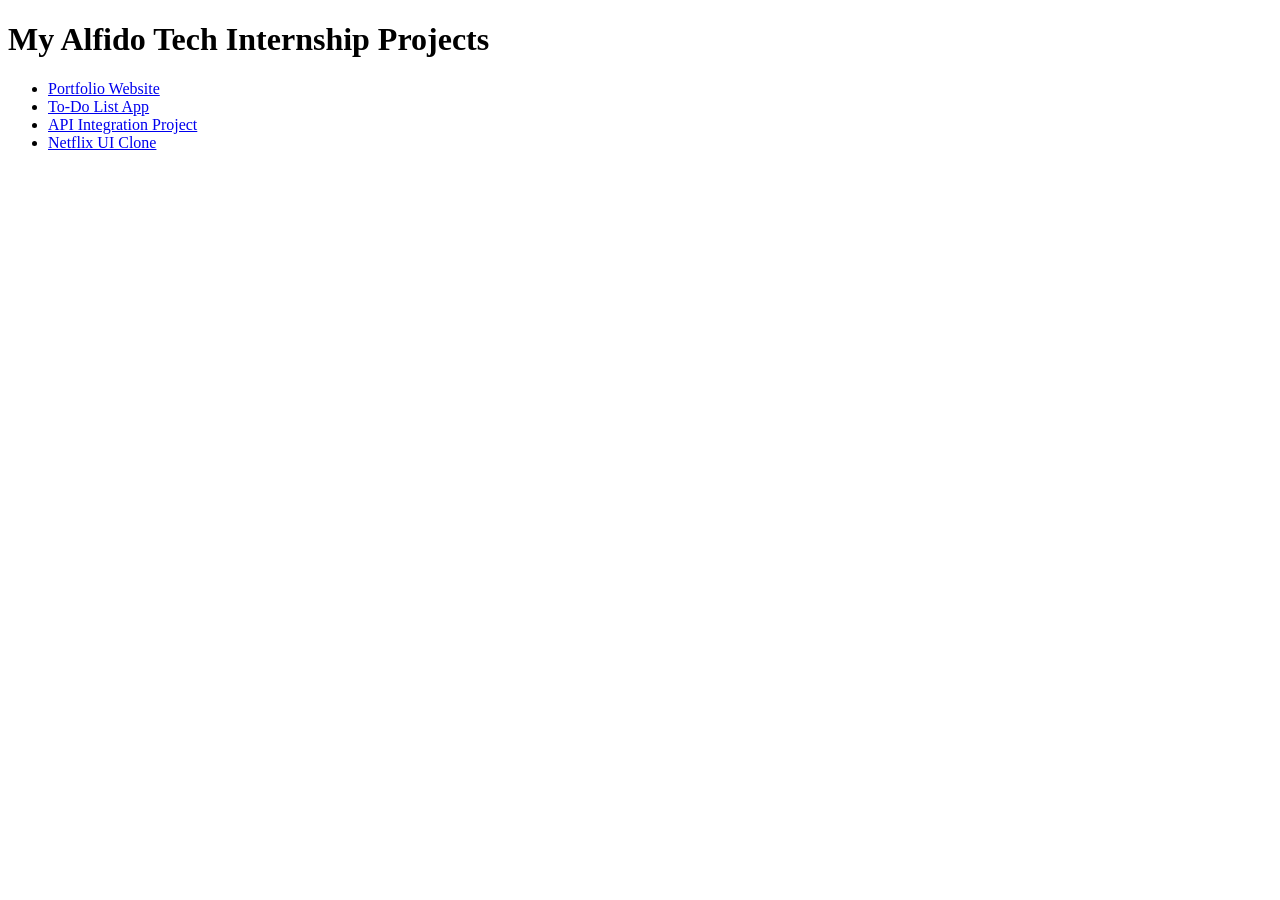
<file: index.html>
<!DOCTYPE html>
<html>
<head>
    <title>Alfido Tech Internship</title>
</head>
<body>
    <h1>My Alfido Tech Internship Projects</h1>

    <ul>
        <li><a href="./Portfolio/">Portfolio Website</a></li>
        <li><a href="./todo-list/">To-Do List App</a></li>
        <li><a href="./api/">API Integration Project</a></li>
        <li><a href="./netflix/">Netflix UI Clone</a></li>
    </ul>
</body>
</html>
</file>
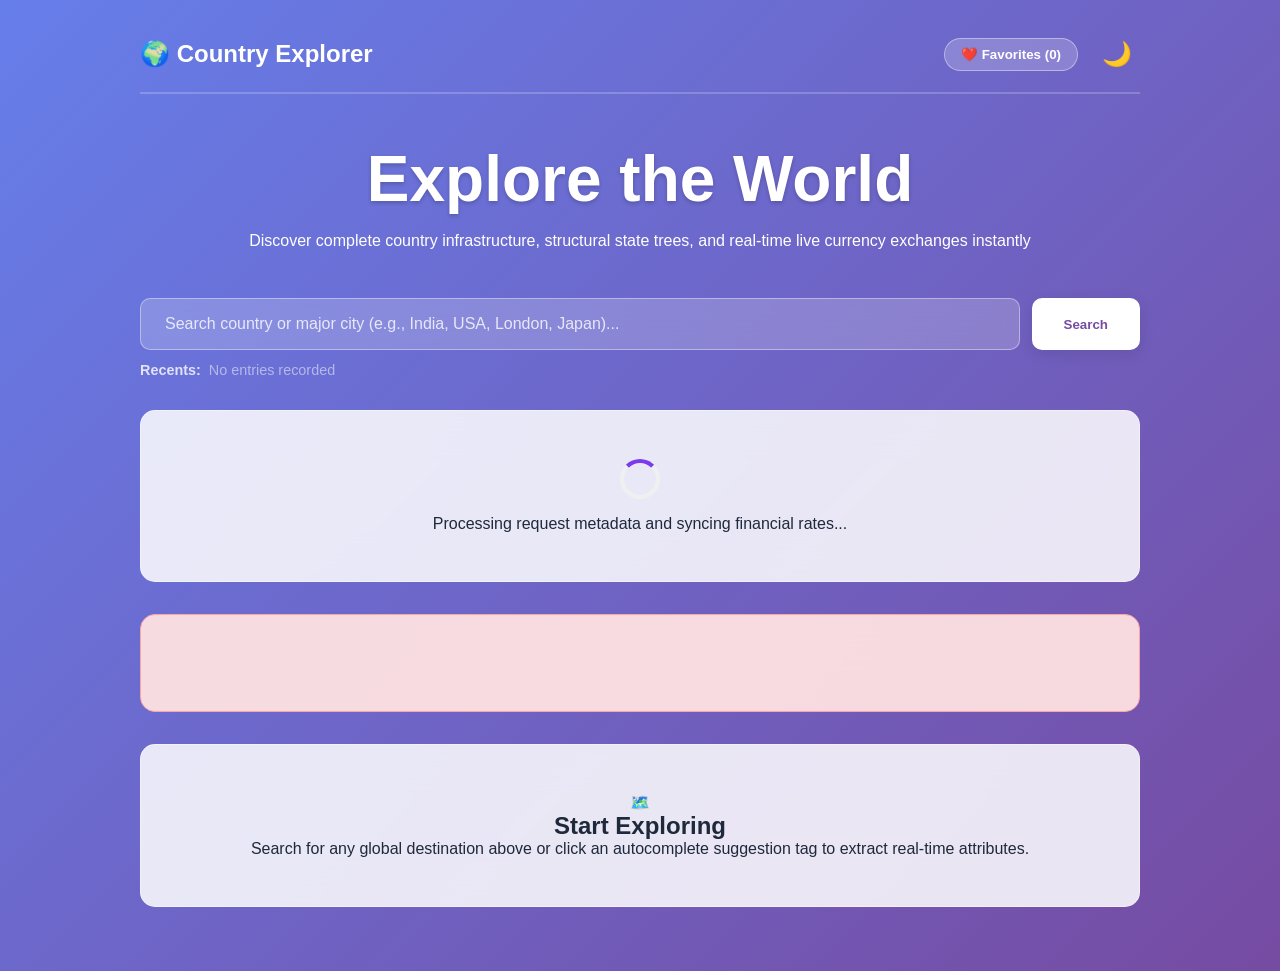
<file: api/index.html>
<!DOCTYPE html>
<html lang="en">
<head>
    <meta charset="UTF-8">
    <meta name="viewport" content="width=device-width, initial-scale=1.0">
    <title>Country Explorer – Advanced Information Portal</title>
    <link rel="stylesheet" href="style.css">
</head>
<body>
    <div class="container">
        <div class="header">
            <div class="logo">🌍 Country Explorer</div>
            <div class="nav-actions">
                <button class="btn-fav-toggle" id="viewFavsBtn">❤️ Favorites (<span id="favCount">0</span>)</button>
                <button class="dark-toggle" id="darkToggle">🌙</button>
            </div>
        </div>

        <div class="hero">
            <h1>Explore the World</h1>
            <p>Discover complete country infrastructure, structural state trees, and real-time live currency exchanges instantly</p>
        </div>

        <div class="search-container">
            <div class="search-wrapper">
                <div class="input-autocomplete-box">
                    <input 
                        type="text" 
                        id="searchInput" 
                        class="search-box" 
                        placeholder="Search country or major city (e.g., India, USA, London, Japan)..."
                        autocomplete="off"
                    >
                    <div class="suggestions-dropdown" id="suggestionsBox"></div>
                </div>
                <button class="search-btn" id="searchBtn">Search</button>
            </div>
            
            <div class="history-container">
                <span class="history-label">Recents:</span>
                <div class="history-chips" id="historyChips"></div>
            </div>
        </div>

        <div class="loading" id="loading">
            <div class="spinner"></div>
            <p>Processing request metadata and syncing financial rates...</p>
        </div>

        <div class="error" id="error"></div>

        <div id="results"></div>

        <div class="empty" id="empty">
            <div class="empty-icon">🗺️</div>
            <h2>Start Exploring</h2>
            <p>Search for any global destination above or click an autocomplete suggestion tag to extract real-time attributes.</p>
        </div>
    </div>

    <script src="script.js"></script>
</body>
</html>
</file>
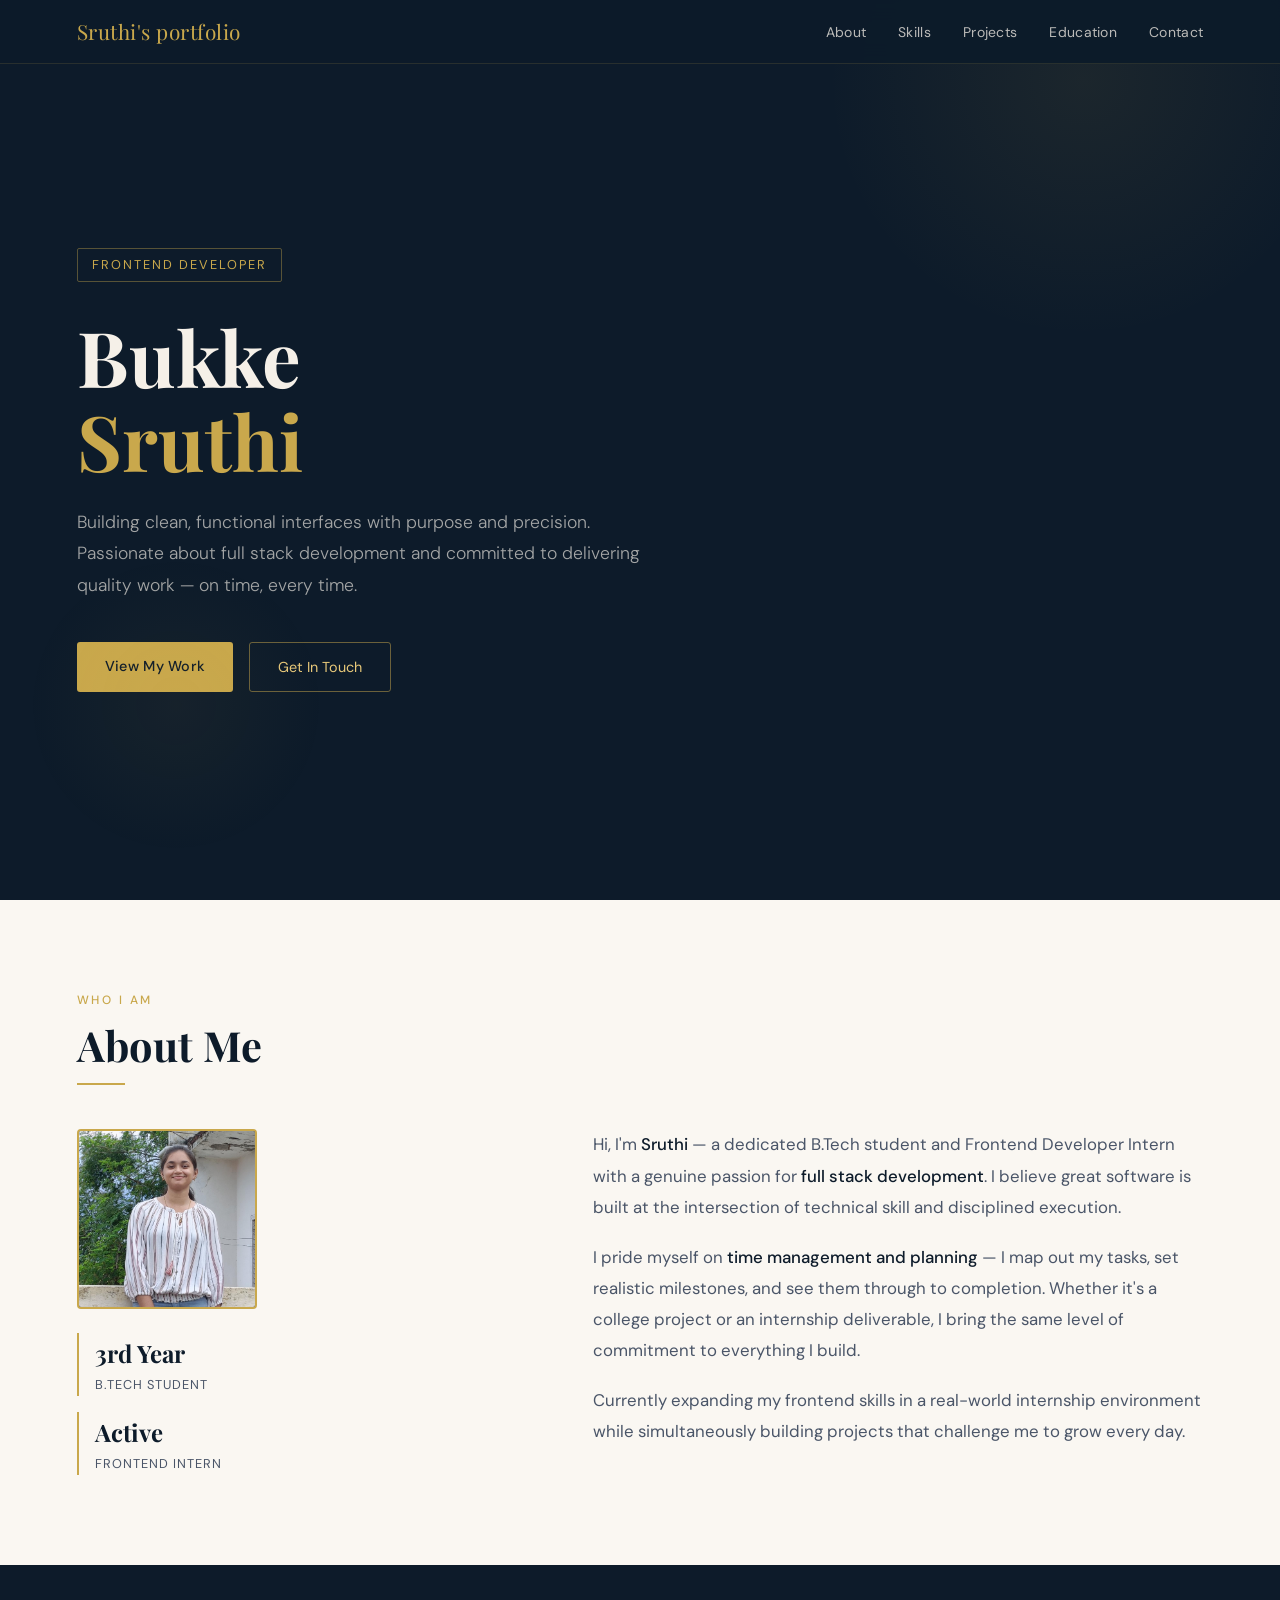
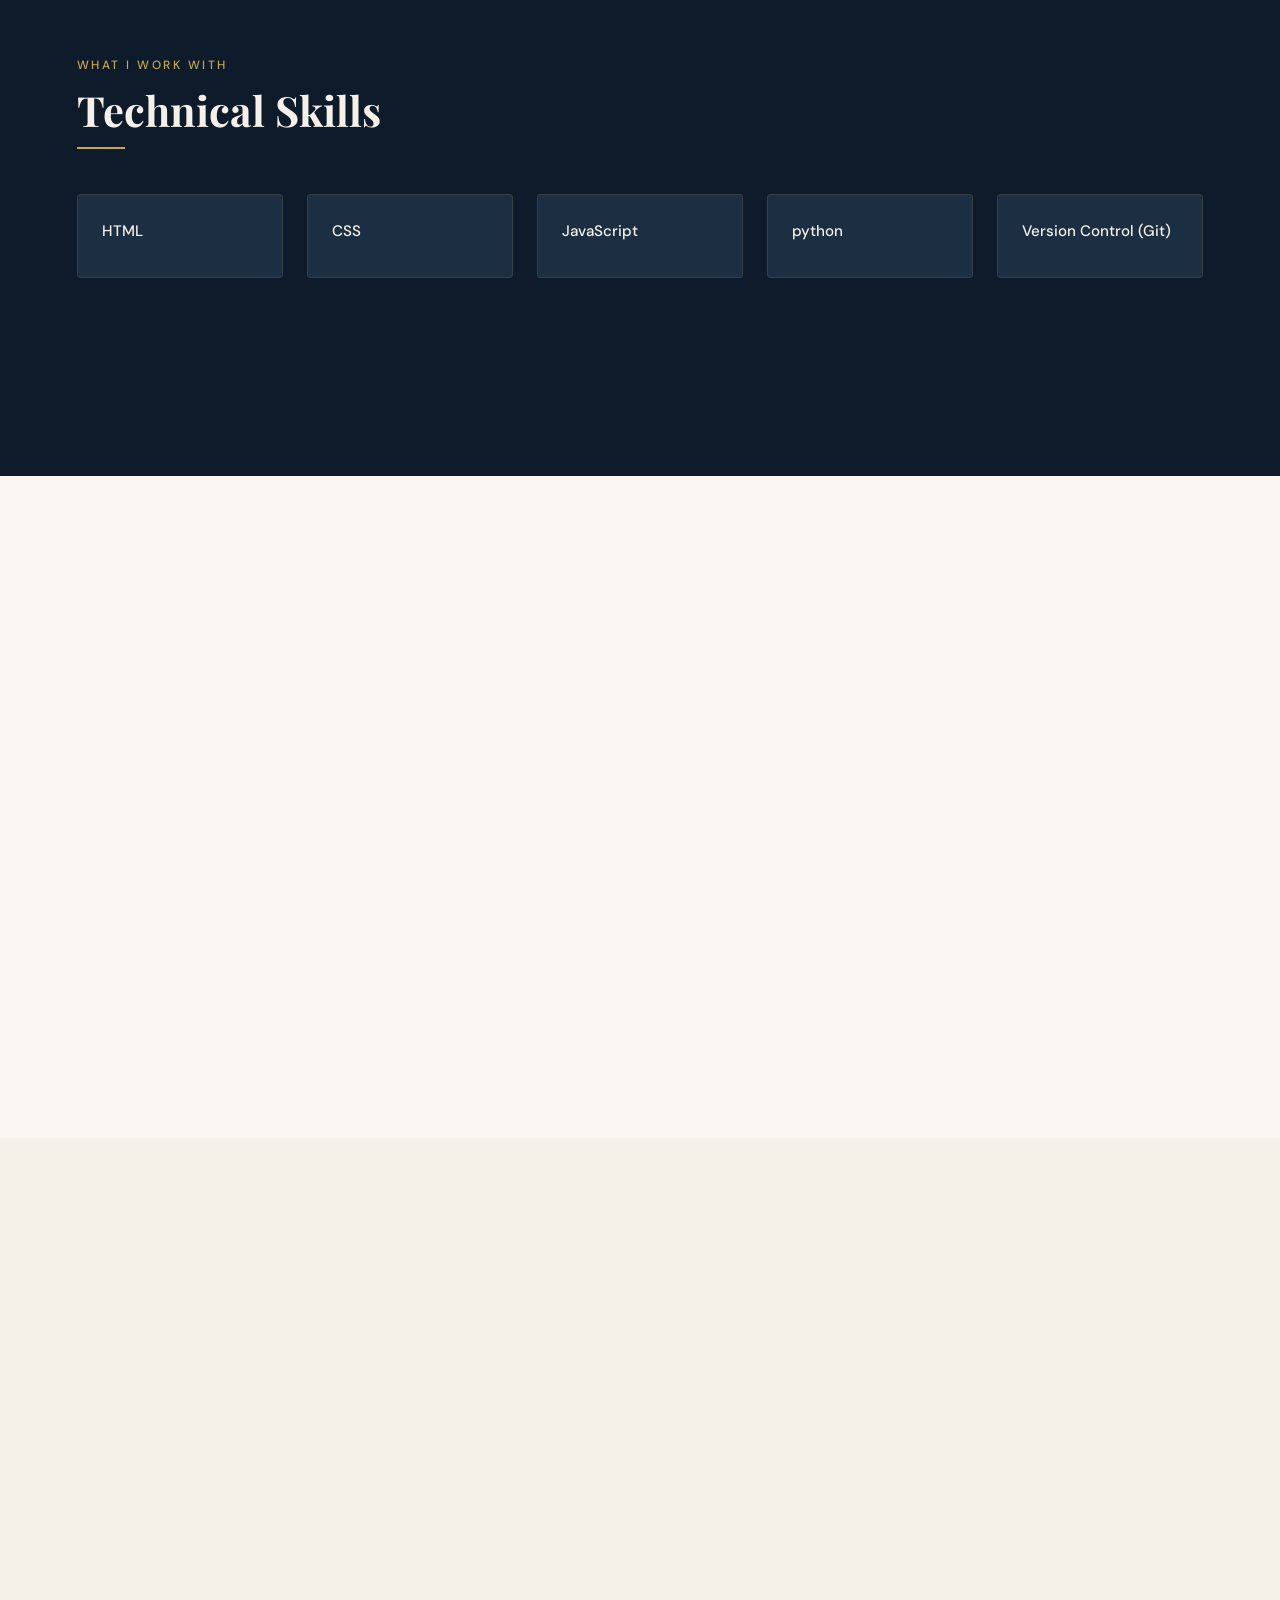
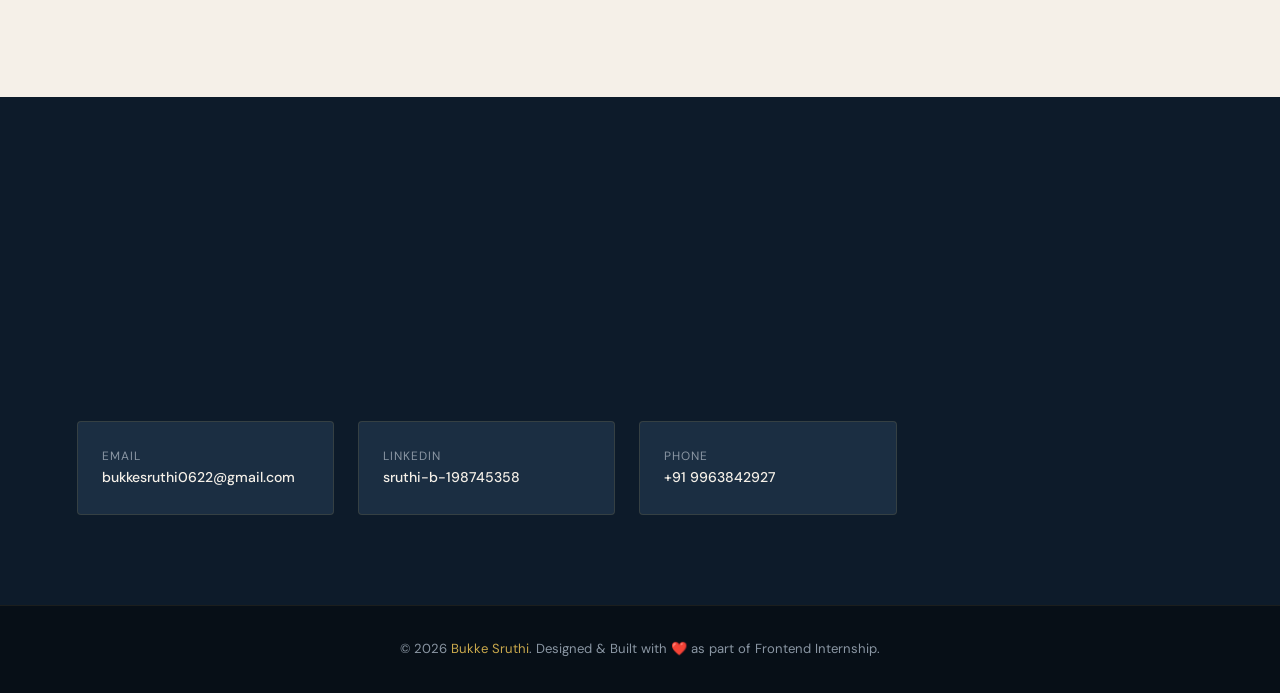
<file: Portfolio/index.html>
<!DOCTYPE html>
<html lang="en">
<head>
<meta charset="UTF-8">
<meta name="viewport" content="width=device-width, initial-scale=1.0">
<title>Bukke Sruthi — Frontend Developer</title>
<link href="https://fonts.googleapis.com/css2?family=Playfair+Display:wght@400;700&family=DM+Sans:wght@300;400;500&display=swap" rel="stylesheet">
<link rel="stylesheet" href="style.css">
</head>
<body>

<!-- NAV -->
<nav>
  <div class="nav-logo">Sruthi's portfolio</div>
  <ul class="nav-links">
    <li><a href="#about">About</a></li>
    <li><a href="#skills">Skills</a></li>
    <li><a href="#projects">Projects</a></li>
    <li><a href="#education">Education</a></li>
    <li><a href="#contact">Contact</a></li>
  </ul>
</nav>

<!-- HERO -->
<section class="hero" id="home">
  <div class="hero-inner">
    <div class="hero-tag">Frontend Developer</div>
    <h1>Bukke<br><span>Sruthi</span></h1>
    <p class="hero-bio">Building clean, functional interfaces with purpose and precision. Passionate about full stack development and committed to delivering quality work — on time, every time.</p>
    <div class="hero-cta">
      <a href="#projects" class="btn-primary">View My Work</a>
      <a href="#contact" class="btn-outline">Get In Touch</a>
    </div>
  </div>
</section>

<!-- ABOUT -->
<section id="about">
  <div class="fade-up">
    <div class="section-label">Who I Am</div>
    <div class="section-title">About Me</div>
    <div class="section-divider"></div>
  </div>
  <div class="about-grid">
    <div class="about-left fade-up">
      <div class="about-avatar">
        <img src="photo.jpg" alt="Bukke Sruthi" />
      </div>
      <div class="about-stat-row">
        <div class="about-stat">
          <div class="about-stat-num">3rd Year</div>
          <div class="about-stat-label">B.Tech Student</div>
        </div>
        <div class="about-stat">
          <div class="about-stat-num">Active</div>
          <div class="about-stat-label">Frontend Intern</div>
        </div>
      </div>
    </div>
    <div class="about-text fade-up">
      <p>Hi, I'm <strong>Sruthi</strong> — a dedicated B.Tech student and Frontend Developer Intern with a genuine passion for <strong>full stack development</strong>. I believe great software is built at the intersection of technical skill and disciplined execution.</p>
      <p>I pride myself on <strong>time management and planning</strong> — I map out my tasks, set realistic milestones, and see them through to completion. Whether it's a college project or an internship deliverable, I bring the same level of commitment to everything I build.</p>
      <p>Currently expanding my frontend skills in a real-world internship environment while simultaneously building projects that challenge me to grow every day.</p>
      <div class="trait-list">
      </div>
    </div>
  </div>
</section>

<!-- SKILLS -->
<section id="skills">
  <div class="fade-up">
    <div class="section-label">What I Work With</div>
    <div class="section-title skills-title">Technical Skills</div>
    <div class="section-divider"></div>
  </div>
  <div class="skills-grid">
    <div class="skill-card fade-up">
      <div class="skill-name">HTML</div>
    </div>
    <div class="skill-card fade-up">
      <div class="skill-name">CSS</div>
    </div>
    <div class="skill-card fade-up">
      <div class="skill-name">JavaScript</div>
    </div>
    <div class="skill-card fade-up">
      <div class="skill-name">python</div>
    </div>
    <div class="skill-card fade-up">
      <div class="skill-name">Version Control (Git)</div>
    </div>
    <div class="skill-card fade-up">
      <div class="skill-name">UI Development</div>
    </div>
  </div>
</section>

<!-- PROJECTS -->
<section id="projects">
  <div class="fade-up">
    <div class="section-label">What I've Built</div>
    <div class="section-title">Projects</div>
    <div class="section-divider"></div>
  </div>
  <div class="projects-grid">
    <div class="project-card fade-up">
      <div class="project-header">
        <div class="project-num">01</div>
        <div class="project-tag">Web Application</div>
        <div class="project-title">College Sports Portal</div>
      </div>
      <div class="project-body">
        <p class="project-desc">A comprehensive sports portal for the college community — built to manage sports events, player profiles, and results. Designed and developed in parallel with learning, making it a true hands-on project.</p>
        <div class="project-tech">
          <span class="tech-tag">HTML</span>
          <span class="tech-tag">CSS</span>
          <span class="tech-tag">JavaScript</span>
        </div>
        <div class="project-status">
          <div class="status-dot"></div>
          In Progress — Actively Building
        </div>
      </div>
    </div>
    <div class="project-card fade-up">
      <div class="project-header">
        <div class="project-num">02</div>
        <div class="project-tag">Portfolio</div>
        <div class="project-title">Personal Portfolio Website</div>
      </div>
      <div class="project-body">
        <p class="project-desc">This portfolio itself — designed as part of my frontend internship task. A professional showcase of skills, projects, and personal brand built with clean semantic HTML, responsive CSS, and vanilla JavaScript.</p>
        <div class="project-tech">
          <span class="tech-tag">HTML</span>
          <span class="tech-tag">CSS</span>
          <span class="tech-tag">JavaScript</span>
        </div>
        <div class="project-status">
          <div class="status-dot"></div>
          Live — Internship Task
        </div>
      </div>
    </div>
  </div>
</section>

<!-- EDUCATION -->
<section id="education">
  <div class="fade-up">
    <div class="section-label">My Background</div>
    <div class="section-title">Education</div>
    <div class="section-divider"></div>
  </div>
  <div class="edu-card fade-up">
    <div>
      <div class="edu-degree">Bachelor of Technology (B.Tech)</div>
      <div class="edu-school">The Apollo University</div>
      <p class="edu-desc">Pursuing my undergraduate degree with a focus on Computer Science and full stack development. Actively applying classroom learning to real-world projects and internship experience.</p>
      <div class="edu-meta">
      </div>
    </div>
  </div>
</section>

<!-- CONTACT -->
<section id="contact">
  <div class="fade-up">
    <div class="section-label">Let's Connect</div>
    <div class="section-title contact-title">Get In Touch</div>
    <div class="section-divider"></div>
    <p class="contact-intro">Open to opportunities, collaborations, and conversations. Feel free to reach out through any of the channels below.</p>
  </div>
  <div class="contact-grid">
    <a href="mailto:bukkesruthi0622@gmail.com" class="contact-item fade-up">
      <div>
        <div class="contact-label">Email</div>
        <div class="contact-value">bukkesruthi0622@gmail.com</div>
      </div>
    </a>
    <a href="https://www.linkedin.com/in/sruthi-b-198745358" target="_blank" class="contact-item fade-up">
      <div>
        <div class="contact-label">LinkedIn</div>
        <div class="contact-value">sruthi-b-198745358</div>
      </div>
    </a>
    <a href="tel:+919963842927" class="contact-item fade-up">
      <div>
        <div class="contact-label">Phone</div>
        <div class="contact-value">+91 9963842927</div>
      </div>
    </a>
  </div>
</section>

<!-- FOOTER -->
<footer>
  <p>© 2026 <span>Bukke Sruthi</span>. Designed & Built with ❤️ as part of Frontend Internship.</p>
</footer>

<script src="script.js"></script>
</body>
</html>
</file>
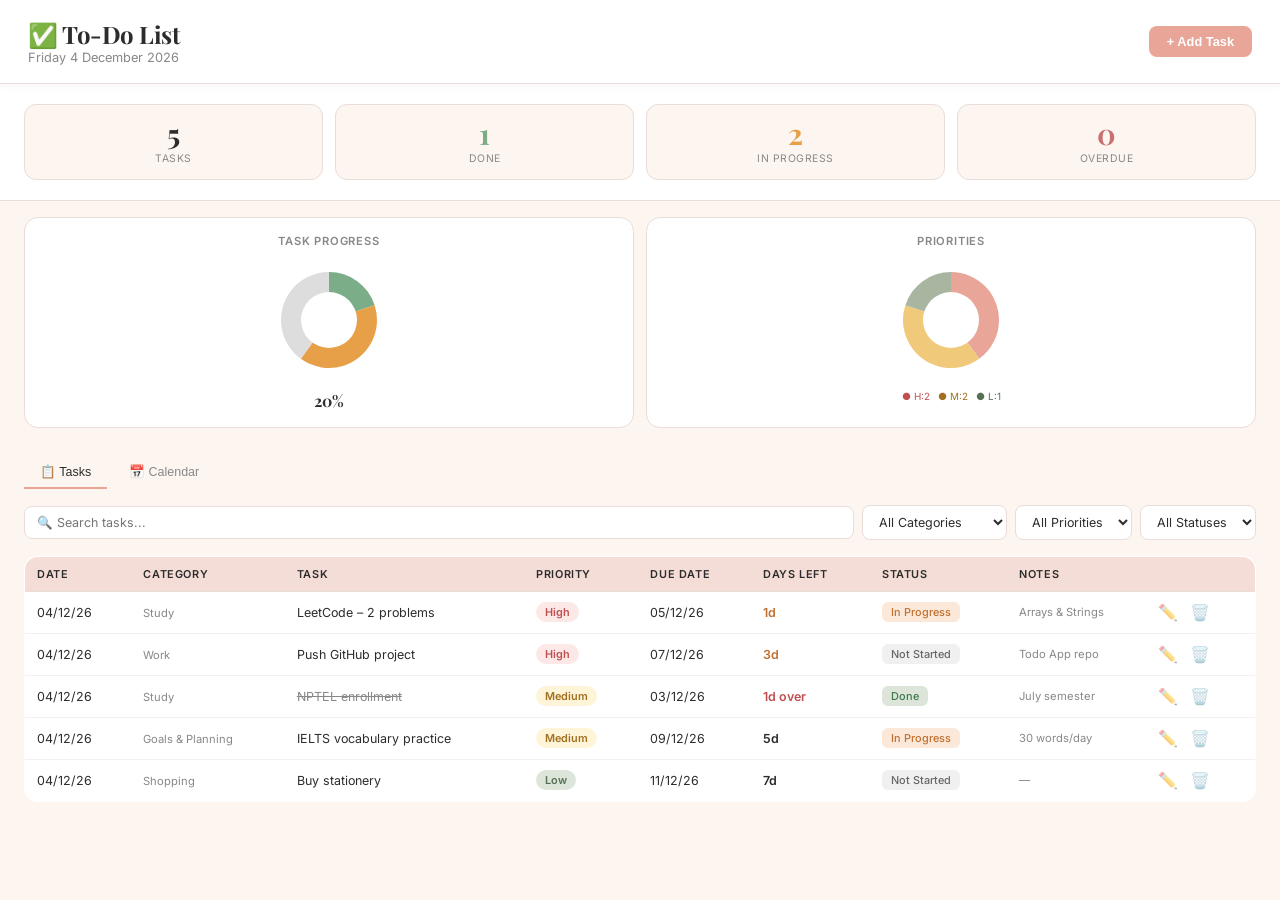
<file: todo-list/index.html>
<!DOCTYPE html>
<html lang="en">
<head>
<meta charset="UTF-8">
<meta name="viewport" content="width=device-width, initial-scale=1.0">
<title>To-Do List</title>
<style>
  @import url('https://fonts.googleapis.com/css2?family=Playfair+Display:wght@400;700&family=Inter:wght@300;400;500;600&display=swap');

  *, *::before, *::after { box-sizing: border-box; margin: 0; padding: 0; }

  :root {
    --bg: #fdf6f0;
    --card: #ffffff;
    --rose: #e8a598;
    --rose-light: #f5ddd7;
    --sage: #a8b5a0;
    --sage-light: #dde5db;
    --text: #2c2c2c;
    --muted: #888;
    --border: #e8ddd8;
    --high: #e8a598;
    --med: #f0c97a;
    --low: #a8b5a0;
    --done-bg: #dde5db;
    --inprog-bg: #fce8d8;
    --cancelled-bg: #ede8f5;
    --notstart-bg: #f0f0f0;
  }

  body {
    font-family: 'Inter', sans-serif;
    background: var(--bg);
    color: var(--text);
    min-height: 100vh;
  }

  /* ── HEADER ── */
  header {
    background: var(--card);
    border-bottom: 1px solid var(--border);
    padding: 18px 28px;
    display: flex;
    align-items: center;
    justify-content: space-between;
    position: sticky; top: 0; z-index: 100;
    box-shadow: 0 2px 8px rgba(0,0,0,0.04);
  }
  header h1 {
    font-family: 'Playfair Display', serif;
    font-size: 1.5rem;
    font-weight: 700;
    letter-spacing: -0.5px;
  }
  .header-date {
    font-size: 0.8rem;
    color: var(--muted);
    font-weight: 400;
  }

  /* ── STATS BAR ── */
  .stats-bar {
    display: grid;
    grid-template-columns: repeat(4, 1fr);
    gap: 12px;
    padding: 20px 24px;
    background: var(--card);
    border-bottom: 1px solid var(--border);
  }
  .stat-card {
    background: var(--bg);
    border-radius: 12px;
    padding: 14px 16px;
    text-align: center;
    border: 1px solid var(--border);
  }
  .stat-num {
    font-family: 'Playfair Display', serif;
    font-size: 1.8rem;
    font-weight: 700;
    line-height: 1;
  }
  .stat-label {
    font-size: 0.65rem;
    color: var(--muted);
    text-transform: uppercase;
    letter-spacing: 0.5px;
    margin-top: 4px;
  }
  .stat-card.total .stat-num { color: var(--text); }
  .stat-card.done-s .stat-num { color: #7aad88; }
  .stat-card.prog-s .stat-num { color: #e8a048; }
  .stat-card.over-s .stat-num { color: #c97070; }

  /* ── CHARTS ROW ── */
  .charts-row {
    display: grid;
    grid-template-columns: 1fr 1fr;
    gap: 12px;
    padding: 16px 24px;
  }
  .chart-card {
    background: var(--card);
    border-radius: 14px;
    border: 1px solid var(--border);
    padding: 16px;
  }
  .chart-title {
    font-size: 0.7rem;
    font-weight: 600;
    text-transform: uppercase;
    letter-spacing: 0.8px;
    color: var(--muted);
    margin-bottom: 12px;
    text-align: center;
  }
  .donut-wrap { display: flex; justify-content: center; }
  canvas { max-width: 100%; }

  /* ── TABS ── */
  .tabs {
    display: flex;
    gap: 6px;
    padding: 12px 24px 0;
    border-bottom: 1px solid var(--border);
    background: var(--card);
  }
  .tab {
    padding: 8px 16px;
    font-size: 0.78rem;
    font-weight: 500;
    border: none;
    background: transparent;
    color: var(--muted);
    cursor: pointer;
    border-bottom: 2px solid transparent;
    transition: all 0.2s;
  }
  .tab.active { color: var(--text); border-bottom-color: var(--rose); }

  /* ── CONTROLS ── */
  .controls {
    display: flex;
    gap: 8px;
    padding: 16px 24px;
    flex-wrap: wrap;
    align-items: center;
    background: var(--bg);
  }
  .controls input, .controls select {
    padding: 8px 12px;
    border: 1px solid var(--border);
    border-radius: 8px;
    font-family: 'Inter', sans-serif;
    font-size: 0.78rem;
    background: var(--card);
    color: var(--text);
    outline: none;
  }
  .controls input { flex: 1; min-width: 140px; }
  .btn-add {
    padding: 8px 18px;
    background: var(--rose);
    color: white;
    border: none;
    border-radius: 8px;
    font-size: 0.8rem;
    font-weight: 600;
    cursor: pointer;
    transition: opacity 0.2s;
    white-space: nowrap;
  }
  .btn-add:hover { opacity: 0.88; }

  /* ── TABLE ── */
  .table-wrap { padding: 0 24px 24px; overflow-x: auto; }
  table {
    width: 100%;
    border-collapse: collapse;
    background: var(--card);
    border-radius: 14px;
    overflow: hidden;
    border: 1px solid var(--border);
    font-size: 0.78rem;
  }
  thead tr { background: var(--rose-light); }
  th {
    padding: 10px 12px;
    text-align: left;
    font-size: 0.68rem;
    font-weight: 600;
    text-transform: uppercase;
    letter-spacing: 0.6px;
    color: var(--text);
    border-bottom: 1px solid var(--border);
    white-space: nowrap;
  }
  td {
    padding: 9px 12px;
    border-bottom: 1px solid #f5f0ee;
    vertical-align: middle;
  }
  tr:last-child td { border-bottom: none; }
  tr:hover td { background: #fdf9f7; }

  .badge {
    display: inline-block;
    padding: 3px 9px;
    border-radius: 20px;
    font-size: 0.68rem;
    font-weight: 600;
  }
  .pri-high { background: #fde8e8; color: #c05050; }
  .pri-med  { background: #fef4d8; color: #a07020; }
  .pri-low  { background: var(--sage-light); color: #557055; }

  .status-badge {
    display: inline-block;
    padding: 3px 9px;
    border-radius: 6px;
    font-size: 0.68rem;
    font-weight: 500;
  }
  .s-done      { background: var(--done-bg); color: #3a7a4a; }
  .s-inprog    { background: var(--inprog-bg); color: #c07030; }
  .s-cancelled { background: var(--cancelled-bg); color: #7050a0; }
  .s-notstart  { background: var(--notstart-bg); color: #666; }

  .days-left { font-weight: 600; color: var(--text); }
  .days-left.urgent { color: #c05050; }
  .days-left.soon   { color: #c07030; }

  .action-btn {
    background: none; border: none; cursor: pointer;
    font-size: 1rem; padding: 2px 4px; opacity: 0.5;
    transition: opacity 0.15s;
  }
  .action-btn:hover { opacity: 1; }

  .task-name.done-task { text-decoration: line-through; color: var(--muted); }

  /* ── PROGRESS BAR ── */
  .progress-wrap {
    background: var(--rose-light);
    border-radius: 20px;
    height: 8px;
    overflow: hidden;
    margin-top: 6px;
  }
  .progress-fill {
    height: 100%;
    background: linear-gradient(90deg, var(--rose), #c07888);
    border-radius: 20px;
    transition: width 0.5s ease;
  }

  /* ── CALENDAR TAB ── */
  .calendar-wrap { padding: 16px 24px; }
  .cal-nav {
    display: flex; align-items: center; justify-content: space-between;
    margin-bottom: 14px;
  }
  .cal-nav button {
    background: var(--card); border: 1px solid var(--border);
    border-radius: 8px; padding: 6px 12px; cursor: pointer; font-size: 1rem;
  }
  .cal-month {
    font-family: 'Playfair Display', serif;
    font-size: 1.1rem; font-weight: 700;
  }
  .cal-grid {
    display: grid; grid-template-columns: repeat(7, 1fr);
    gap: 4px;
  }
  .cal-day-hdr {
    text-align: center; font-size: 0.65rem; font-weight: 600;
    color: var(--muted); padding: 4px 0; text-transform: uppercase;
  }
  .cal-cell {
    background: var(--card); border: 1px solid var(--border);
    border-radius: 8px; padding: 6px 5px; min-height: 56px;
    font-size: 0.68rem;
  }
  .cal-cell.empty { background: transparent; border-color: transparent; }
  .cal-cell.today { border-color: var(--rose); }
  .cal-date { font-size: 0.7rem; font-weight: 600; margin-bottom: 2px; }
  .cal-task-dot {
    display: block; font-size: 0.6rem; color: var(--text);
    background: var(--rose-light); border-radius: 4px;
    padding: 1px 3px; margin-top: 2px;
    white-space: nowrap; overflow: hidden; text-overflow: ellipsis;
  }

  /* ── EMPTY STATE ── */
  .empty-state {
    text-align: center; padding: 40px 20px; color: var(--muted);
  }
  .empty-state .icon { font-size: 2.5rem; margin-bottom: 10px; }

  /* ── MODAL ── */
  .modal-overlay {
    display: none; position: fixed; inset: 0;
    background: rgba(0,0,0,0.35); z-index: 200;
    align-items: center; justify-content: center;
  }
  .modal-overlay.show { display: flex; }
  .modal {
    background: var(--card); border-radius: 18px;
    padding: 24px; width: min(400px, 94vw);
    box-shadow: 0 20px 60px rgba(0,0,0,0.18);
  }
  .modal h2 {
    font-family: 'Playfair Display', serif;
    font-size: 1.2rem; margin-bottom: 16px;
  }
  .form-row { margin-bottom: 12px; }
  .form-row label { font-size: 0.72rem; font-weight: 600; color: var(--muted); display: block; margin-bottom: 4px; }
  .form-row input, .form-row select, .form-row textarea {
    width: 100%; padding: 9px 12px; border: 1px solid var(--border);
    border-radius: 8px; font-family: 'Inter', sans-serif; font-size: 0.82rem;
    background: var(--bg); color: var(--text); outline: none;
  }
  .form-row textarea { resize: vertical; min-height: 60px; }
  .modal-btns { display: flex; gap: 8px; justify-content: flex-end; margin-top: 16px; }
  .btn-cancel {
    padding: 8px 18px; background: transparent; border: 1px solid var(--border);
    border-radius: 8px; cursor: pointer; font-size: 0.8rem;
  }
  .btn-save {
    padding: 8px 20px; background: var(--rose); color: white;
    border: none; border-radius: 8px; font-size: 0.8rem; font-weight: 600; cursor: pointer;
  }

  @media (max-width: 500px) {
    .stats-bar { grid-template-columns: repeat(2, 1fr); }
    .charts-row { grid-template-columns: 1fr; }
    .controls { flex-direction: column; }
    .controls input { min-width: unset; width: 100%; }
  }
</style>
</head>
<body>

<!-- HEADER -->
<header>
  <div>
    <h1>✅ To-Do List</h1>
    <div class="header-date" id="headerDate"></div>
  </div>
  <button class="btn-add" onclick="openModal()">+ Add Task</button>
</header>

<!-- STATS BAR -->
<div class="stats-bar">
  <div class="stat-card total"><div class="stat-num" id="sTotal">0</div><div class="stat-label">Tasks</div></div>
  <div class="stat-card done-s"><div class="stat-num" id="sDone">0</div><div class="stat-label">Done</div></div>
  <div class="stat-card prog-s"><div class="stat-num" id="sInProg">0</div><div class="stat-label">In Progress</div></div>
  <div class="stat-card over-s"><div class="stat-num" id="sOverdue">0</div><div class="stat-label">Overdue</div></div>
</div>

<!-- CHARTS -->
<div class="charts-row">
  <div class="chart-card">
    <div class="chart-title">Task Progress</div>
    <div style="text-align:center">
      <canvas id="progressChart" width="120" height="120"></canvas>
      <div style="font-family:'Playfair Display',serif;font-size:1rem;font-weight:700;margin-top:6px" id="progressPct">0%</div>
    </div>
  </div>
  <div class="chart-card">
    <div class="chart-title">Priorities</div>
    <div style="text-align:center">
      <canvas id="priorityChart" width="120" height="120"></canvas>
      <div style="font-size:0.62rem;color:var(--muted);margin-top:6px;display:flex;justify-content:center;gap:8px" id="priLegend"></div>
    </div>
  </div>
</div>

<!-- TABS -->
<div class="tabs" style="background:var(--bg);border-bottom:none;padding:12px 24px 0">
  <button class="tab active" onclick="switchTab('list',this)">📋 Tasks</button>
  <button class="tab" onclick="switchTab('calendar',this)">📅 Calendar</button>
</div>

<!-- TASK LIST TAB -->
<div id="tab-list">
  <div class="controls">
    <input type="text" id="searchInput" placeholder="🔍 Search tasks..." oninput="renderTable()">
    <select id="filterCat" onchange="renderTable()">
      <option value="">All Categories</option>
    </select>
    <select id="filterPri" onchange="renderTable()">
      <option value="">All Priorities</option>
      <option value="High">High</option>
      <option value="Medium">Medium</option>
      <option value="Low">Low</option>
    </select>
    <select id="filterStatus" onchange="renderTable()">
      <option value="">All Statuses</option>
      <option value="Not Started">Not Started</option>
      <option value="In Progress">In Progress</option>
      <option value="Done">Done</option>
      <option value="Cancelled">Cancelled</option>
    </select>
  </div>
  <div class="table-wrap">
    <table>
      <thead>
        <tr>
          <th>Date</th>
          <th>Category</th>
          <th>Task</th>
          <th>Priority</th>
          <th>Due Date</th>
          <th>Days Left</th>
          <th>Status</th>
          <th>Notes</th>
          <th></th>
        </tr>
      </thead>
      <tbody id="taskBody"></tbody>
    </table>
    <div class="empty-state" id="emptyState" style="display:none">
      <div class="icon">📝</div>
      <div>No tasks found. Add one above!</div>
    </div>
  </div>
</div>

<!-- CALENDAR TAB -->
<div id="tab-calendar" style="display:none">
  <div class="calendar-wrap">
    <div class="cal-nav">
      <button onclick="calPrev()">‹</button>
      <div class="cal-month" id="calMonthLabel"></div>
      <button onclick="calNext()">›</button>
    </div>
    <div class="cal-grid" id="calDayHeaders"></div>
    <div class="cal-grid" id="calGrid"></div>
  </div>
</div>

<!-- ADD/EDIT MODAL -->
<div class="modal-overlay" id="modalOverlay">
  <div class="modal">
    <h2 id="modalTitle">Add Task</h2>
    <div class="form-row">
      <label>Task Name *</label>
      <input type="text" id="fTask" placeholder="What needs to be done?">
    </div>
    <div class="form-row">
      <label>Category</label>
      <select id="fCat">
        <option>Work</option><option>Personal</option><option>Health</option>
        <option>Study</option><option>Finance</option><option>Personal Growth</option>
        <option>Shopping</option><option>Home & Household</option>
        <option>Family & Relationships</option><option>Travel & Leisure</option>
        <option>Errands & Tasks</option><option>Creativity & Hobbies</option>
        <option>Fitness & Sports</option><option>Goals & Planning</option>
      </select>
    </div>
    <div style="display:grid;grid-template-columns:1fr 1fr;gap:10px">
      <div class="form-row">
        <label>Priority</label>
        <select id="fPri">
          <option>High</option><option selected>Medium</option><option>Low</option>
        </select>
      </div>
      <div class="form-row">
        <label>Status</label>
        <select id="fStatus">
          <option>Not Started</option><option>In Progress</option>
          <option>Done</option><option>Cancelled</option>
        </select>
      </div>
    </div>
    <div class="form-row">
      <label>Due Date</label>
      <input type="date" id="fDue">
    </div>
    <div class="form-row">
      <label>Notes</label>
      <textarea id="fNotes" placeholder="Optional notes..."></textarea>
    </div>
    <div class="modal-btns">
      <button class="btn-cancel" onclick="closeModal()">Cancel</button>
      <button class="btn-save" onclick="saveTask()">Save Task</button>
    </div>
  </div>
</div>

<script>
// ── DATA ──
let tasks = JSON.parse(localStorage.getItem('sruthi_tasks') || '[]');
let editId = null;
let calYear, calMonth;
const today = new Date();
calYear = today.getFullYear();
calMonth = today.getMonth();

function save() {
  localStorage.setItem('sruthi_tasks', JSON.stringify(tasks));
  updateStats();
  renderTable();
  drawCharts();
  if (document.getElementById('tab-calendar').style.display !== 'none') renderCalendar();
}

// ── DATES ──
function daysLeft(due) {
  if (!due) return null;
  const d = new Date(due);
  const diff = Math.ceil((d - today) / 86400000);
  return diff;
}
function fmtDate(s) {
  if (!s) return '—';
  const [y,m,d] = s.split('-');
  return `${d}/${m}/${y.slice(2)}`;
}

// ── STATS ──
function updateStats() {
  const total = tasks.length;
  const done = tasks.filter(t => t.status === 'Done').length;
  const inprog = tasks.filter(t => t.status === 'In Progress').length;
  const overdue = tasks.filter(t => {
    if (!t.due || t.status === 'Done' || t.status === 'Cancelled') return false;
    return daysLeft(t.due) < 0;
  }).length;
  document.getElementById('sTotal').textContent = total;
  document.getElementById('sDone').textContent = done;
  document.getElementById('sInProg').textContent = inprog;
  document.getElementById('sOverdue').textContent = overdue;
  const pct = total ? Math.round((done / total) * 100) : 0;
  document.getElementById('progressPct').textContent = pct + '%';
}

// ── CHARTS ──
function drawDonut(canvasId, segments, colors) {
  const c = document.getElementById(canvasId);
  if (!c) return;
  const ctx = c.getContext('2d');
  ctx.clearRect(0, 0, c.width, c.height);
  const cx = c.width / 2, cy = c.height / 2, r = 48, inner = 28;
  const total = segments.reduce((a, b) => a + b, 0);
  if (total === 0) {
    ctx.beginPath(); ctx.arc(cx, cy, r, 0, Math.PI * 2);
    ctx.strokeStyle = '#eee'; ctx.lineWidth = 20; ctx.stroke(); return;
  }
  let angle = -Math.PI / 2;
  segments.forEach((v, i) => {
    const sweep = (v / total) * Math.PI * 2;
    ctx.beginPath(); ctx.moveTo(cx, cy);
    ctx.arc(cx, cy, r, angle, angle + sweep);
    ctx.closePath(); ctx.fillStyle = colors[i]; ctx.fill();
    angle += sweep;
  });
  ctx.beginPath(); ctx.arc(cx, cy, inner, 0, Math.PI * 2);
  ctx.fillStyle = '#fff'; ctx.fill();
}

function drawCharts() {
  const total = tasks.length;
  const done = tasks.filter(t => t.status === 'Done').length;
  const inprog = tasks.filter(t => t.status === 'In Progress').length;
  const other = total - done - inprog;
  drawDonut('progressChart', [done, inprog, other], ['#7aad88','#e8a048','#ddd']);

  const high = tasks.filter(t => t.priority === 'High').length;
  const med = tasks.filter(t => t.priority === 'Medium').length;
  const low = tasks.filter(t => t.priority === 'Low').length;
  drawDonut('priorityChart', [high, med, low], ['#e8a598','#f0c97a','#a8b5a0']);

  const leg = document.getElementById('priLegend');
  leg.innerHTML = `<span style="color:#c05050">● H:${high}</span><span style="color:#a07020">● M:${med}</span><span style="color:#557055">● L:${low}</span>`;
}

// ── TABLE ──
function renderTable() {
  const search = document.getElementById('searchInput').value.toLowerCase();
  const cat = document.getElementById('filterCat').value;
  const pri = document.getElementById('filterPri').value;
  const st = document.getElementById('filterStatus').value;

  let filtered = tasks.filter(t => {
    if (search && !t.name.toLowerCase().includes(search) && !t.notes.toLowerCase().includes(search)) return false;
    if (cat && t.category !== cat) return false;
    if (pri && t.priority !== pri) return false;
    if (st && t.status !== st) return false;
    return true;
  });

  const tbody = document.getElementById('taskBody');
  const empty = document.getElementById('emptyState');
  tbody.innerHTML = '';

  if (filtered.length === 0) { empty.style.display = ''; return; }
  empty.style.display = 'none';

  filtered.forEach(t => {
    const dl = daysLeft(t.due);
    const dlClass = dl === null ? '' : dl < 0 ? 'urgent' : dl <= 3 ? 'soon' : '';
    const dlText = dl === null ? '—' : dl < 0 ? `${Math.abs(dl)}d over` : dl === 0 ? 'Today' : `${dl}d`;
    const priCls = t.priority === 'High' ? 'pri-high' : t.priority === 'Medium' ? 'pri-med' : 'pri-low';
    const stCls = t.status === 'Done' ? 's-done' : t.status === 'In Progress' ? 's-inprog' : t.status === 'Cancelled' ? 's-cancelled' : 's-notstart';
    const doneClass = t.status === 'Done' ? 'done-task' : '';

    const tr = document.createElement('tr');
    tr.innerHTML = `
      <td>${fmtDate(t.date)}</td>
      <td><span style="font-size:0.7rem;color:var(--muted)">${t.category}</span></td>
      <td class="task-name ${doneClass}">${t.name}</td>
      <td><span class="badge ${priCls}">${t.priority}</span></td>
      <td>${fmtDate(t.due)}</td>
      <td><span class="days-left ${dlClass}">${dlText}</span></td>
      <td><span class="status-badge ${stCls}">${t.status}</span></td>
      <td style="font-size:0.7rem;color:var(--muted);max-width:100px;overflow:hidden;text-overflow:ellipsis;white-space:nowrap">${t.notes || '—'}</td>
      <td>
        <button class="action-btn" onclick="editTask('${t.id}')" title="Edit">✏️</button>
        <button class="action-btn" onclick="deleteTask('${t.id}')" title="Delete">🗑️</button>
      </td>`;
    tbody.appendChild(tr);
  });

  // update category filter
  const cats = [...new Set(tasks.map(t => t.category))].sort();
  const fc = document.getElementById('filterCat');
  const cur = fc.value;
  fc.innerHTML = '<option value="">All Categories</option>' + cats.map(c => `<option ${c===cur?'selected':''}>${c}</option>`).join('');
}

// ── MODAL ──
function openModal(id) {
  editId = id || null;
  const m = document.getElementById('modalTitle');
  if (id) {
    const t = tasks.find(x => x.id === id);
    m.textContent = 'Edit Task';
    document.getElementById('fTask').value = t.name;
    document.getElementById('fCat').value = t.category;
    document.getElementById('fPri').value = t.priority;
    document.getElementById('fStatus').value = t.status;
    document.getElementById('fDue').value = t.due || '';
    document.getElementById('fNotes').value = t.notes || '';
  } else {
    m.textContent = 'Add Task';
    document.getElementById('fTask').value = '';
    document.getElementById('fDue').value = '';
    document.getElementById('fNotes').value = '';
    document.getElementById('fPri').value = 'Medium';
    document.getElementById('fStatus').value = 'Not Started';
  }
  document.getElementById('modalOverlay').classList.add('show');
}
function closeModal() { document.getElementById('modalOverlay').classList.remove('show'); }

function saveTask() {
  const name = document.getElementById('fTask').value.trim();
  if (!name) { alert('Task name is required!'); return; }
  const task = {
    id: editId || Date.now().toString(),
    name,
    category: document.getElementById('fCat').value,
    priority: document.getElementById('fPri').value,
    status: document.getElementById('fStatus').value,
    due: document.getElementById('fDue').value,
    notes: document.getElementById('fNotes').value,
    date: editId ? tasks.find(t=>t.id===editId).date : new Date().toISOString().split('T')[0]
  };
  if (editId) { tasks = tasks.map(t => t.id === editId ? task : t); }
  else { tasks.push(task); }
  closeModal();
  save();
}

function editTask(id) { openModal(id); }
function deleteTask(id) {
  if (!confirm('Delete this task?')) return;
  tasks = tasks.filter(t => t.id !== id);
  save();
}

// ── CALENDAR ──
function renderCalendar() {
  const days = ['Sun','Mon','Tue','Wed','Thu','Fri','Sat'];
  const hdrs = document.getElementById('calDayHeaders');
  hdrs.innerHTML = days.map(d => `<div class="cal-day-hdr">${d}</div>`).join('');

  const label = new Date(calYear, calMonth, 1)
    .toLocaleString('default',{month:'long',year:'numeric'});
  document.getElementById('calMonthLabel').textContent = label;

  const first = new Date(calYear, calMonth, 1).getDay();
  const daysInMonth = new Date(calYear, calMonth+1, 0).getDate();
  const grid = document.getElementById('calGrid');
  grid.innerHTML = '';

  for (let i = 0; i < first; i++) {
    grid.innerHTML += '<div class="cal-cell empty"></div>';
  }
  for (let d = 1; d <= daysInMonth; d++) {
    const dateStr = `${calYear}-${String(calMonth+1).padStart(2,'0')}-${String(d).padStart(2,'0')}`;
    const isToday = d===today.getDate() && calMonth===today.getMonth() && calYear===today.getFullYear();
    const dayTasks = tasks.filter(t => t.due === dateStr);
    const dots = dayTasks.slice(0,3).map(t => `<span class="cal-task-dot">${t.name}</span>`).join('');
    grid.innerHTML += `<div class="cal-cell ${isToday?'today':''}">
      <div class="cal-date">${d}</div>${dots}
    </div>`;
  }
}
function calPrev() { calMonth--; if(calMonth<0){calMonth=11;calYear--;} renderCalendar(); }
function calNext() { calMonth++; if(calMonth>11){calMonth=0;calYear++;} renderCalendar(); }

// ── TABS ──
function switchTab(name, el) {
  document.querySelectorAll('.tab').forEach(t => t.classList.remove('active'));
  el.classList.add('active');
  document.getElementById('tab-list').style.display = name==='list' ? '' : 'none';
  document.getElementById('tab-calendar').style.display = name==='calendar' ? '' : 'none';
  if (name==='calendar') renderCalendar();
}

// ── INIT ──
document.getElementById('headerDate').textContent = today.toLocaleDateString('en-GB',{weekday:'long',year:'numeric',month:'long',day:'numeric'});

// Sample tasks if empty
if (tasks.length === 0) {
  const sampleDue = (n) => {
    const d = new Date(); d.setDate(d.getDate() + n);
    return d.toISOString().split('T')[0];
  };
  tasks = [
    {id:'1',name:'LeetCode – 2 problems',category:'Study',priority:'High',status:'In Progress',due:sampleDue(1),notes:'Arrays & Strings',date:new Date().toISOString().split('T')[0]},
    {id:'2',name:'Push GitHub project',category:'Work',priority:'High',status:'Not Started',due:sampleDue(3),notes:'Todo App repo',date:new Date().toISOString().split('T')[0]},
    {id:'3',name:'NPTEL enrollment',category:'Study',priority:'Medium',status:'Done',due:sampleDue(-1),notes:'July semester',date:new Date().toISOString().split('T')[0]},
    {id:'4',name:'IELTS vocabulary practice',category:'Goals & Planning',priority:'Medium',status:'In Progress',due:sampleDue(5),notes:'30 words/day',date:new Date().toISOString().split('T')[0]},
    {id:'5',name:'Buy stationery',category:'Shopping',priority:'Low',status:'Not Started',due:sampleDue(7),notes:'',date:new Date().toISOString().split('T')[0]},
  ];
  localStorage.setItem('sruthi_tasks', JSON.stringify(tasks));
}

updateStats();
renderTable();
drawCharts();
</script>
</body>
</html>
</file>
<file: api/style.css>
* {
    margin: 0;
    padding: 0;
    box-sizing: border-box;
}

:root {
    --primary: #0f766e;
    --primary-light: #14b8a6;
    --secondary: #7c3aed;
    --accent: #f97316;
    --light: #f8fafc;
    --dark: #1e293b;
    --bg-gradient: linear-gradient(135deg, #667eea, #764ba2);
    --card-bg: rgba(255, 255, 255, 0.85);
    --card-border: rgba(255, 255, 255, 0.4);
    --text-main: #1e293b;
    --text-muted: #475569;
    --dropdown-hover: rgba(124, 58, 237, 0.1);
}

[data-theme="dark"] {
    --bg-gradient: linear-gradient(135deg, #0f172a 0%, #1e1b4b 100%);
    --card-bg: rgba(30, 41, 59, 0.85);
    --card-border: rgba(255, 255, 255, 0.05);
    --text-main: #f8fafc;
    --text-muted: #94a3b8;
    --dropdown-hover: rgba(124, 58, 237, 0.3);
}

body {
    font-family: -apple-system, BlinkMacSystemFont, 'Segoe UI', 'Roboto', sans-serif;
    background: var(--bg-gradient);
    color: var(--text-main);
    min-height: 100vh;
    padding: 2rem;
    transition: background 0.3s, color 0.3s;
}

.container {
    max-width: 1000px;
    margin: 0 auto;
}

/* Header UI Layout */
.header {
    display: flex;
    justify-content: space-between;
    align-items: center;
    margin-bottom: 3rem;
    padding-bottom: 1rem;
    border-bottom: 2px solid rgba(255, 255, 255, 0.2);
}

.logo {
    font-size: 1.5rem;
    font-weight: 700;
    color: #ffffff;
}

.nav-actions {
    display: flex;
    gap: 1rem;
    align-items: center;
}

.btn-fav-toggle {
    background: rgba(255, 255, 255, 0.2);
    border: 1px solid rgba(255, 255, 255, 0.4);
    color: white;
    padding: 0.5rem 1rem;
    border-radius: 20px;
    cursor: pointer;
    font-weight: 600;
}

.dark-toggle {
    background: none;
    border: none;
    font-size: 1.5rem;
    cursor: pointer;
    padding: 0.5rem;
    border-radius: 50%;
}

.hero {
    text-align: center;
    margin-bottom: 3rem;
    color: white;
}

.hero h1 {
    font-size: clamp(2.5rem, 8vw, 4rem);
    margin-bottom: 1rem;
    text-shadow: 0 2px 4px rgba(0,0,0,0.2);
}

/* Search and Auto-Suggest UI Elements */
.search-container {
    margin-bottom: 2rem;
}

.search-wrapper {
    display: flex;
    gap: 0.75rem;
}

.input-autocomplete-box {
    position: relative;
    flex: 1;
}

.search-box {
    width: 100%;
    padding: 1rem 1.5rem;
    font-size: 1rem;
    border: 1px solid var(--card-border);
    border-radius: 10px;
    background: rgba(255, 255, 255, 0.2);
    backdrop-filter: blur(10px);
    color: #ffffff;
    font-family: inherit;
}

.search-box::placeholder {
    color: rgba(255, 255, 255, 0.8);
}

/* Autocomplete suggestions dropdown frame */
.suggestions-dropdown {
    position: absolute;
    top: calc(100% + 5px);
    left: 0;
    width: 100%;
    background: var(--card-bg);
    backdrop-filter: blur(25px);
    border: 1px solid var(--card-border);
    border-radius: 10px;
    z-index: 999;
    max-height: 250px;
    overflow-y: auto;
    box-shadow: 0 10px 25px rgba(0,0,0,0.2);
    display: none;
}

.suggestion-item {
    padding: 0.8rem 1.5rem;
    cursor: pointer;
    font-weight: 500;
    color: var(--text-main);
    display: flex;
    justify-content: space-between;
}

.suggestion-item:hover {
    background-color: var(--dropdown-hover);
}

.search-btn {
    padding: 1rem 2rem;
    background: #ffffff;
    color: #764ba2;
    border: none;
    border-radius: 10px;
    font-weight: 700;
    cursor: pointer;
    box-shadow: 0 4px 15px rgba(0,0,0,0.1);
}

/* Recent Search History Chips */
.history-container {
    display: flex;
    align-items: center;
    gap: 0.5rem;
    margin-top: 0.75rem;
    font-size: 0.9rem;
}

.history-label {
    color: rgba(255, 255, 255, 0.8);
    font-weight: 600;
}

.history-chips {
    display: flex;
    gap: 0.5rem;
    flex-wrap: wrap;
}

.chip {
    background: rgba(255, 255, 255, 0.15);
    border: 1px solid rgba(255, 255, 255, 0.25);
    color: white;
    padding: 0.25rem 0.75rem;
    border-radius: 15px;
    cursor: pointer;
    font-weight: 500;
}

.chip:hover {
    background: rgba(255, 255, 255, 0.3);
}

/* Status Panels layout configurations */
.loading, .error, .empty {
    text-align: center;
    padding: 3rem;
    margin: 2rem 0;
    border-radius: 15px;
    background: var(--card-bg);
    backdrop-filter: blur(20px);
    border: 1px solid var(--card-border);
}

.spinner {
    width: 40px;
    height: 40px;
    border: 4px solid #f0f0f0;
    border-top-color: var(--secondary);
    border-radius: 50%;
    animation: spin 1s linear infinite;
    margin: 0 auto 1rem;
}

@keyframes spin { to { transform: rotate(360deg); } }

.error {
    background: rgba(254, 226, 226, 0.95);
    color: #991b1b;
    border: 1px solid #fca5a5;
    font-weight: 600;
}

/* Content Output Cards Layout */
.card {
    background: var(--card-bg);
    backdrop-filter: blur(20px);
    border: 1px solid var(--card-border);
    border-radius: 15px;
    padding: 2.5rem;
    box-shadow: 0 8px 32px rgba(0, 0, 0, 0.15);
}

.card-header {
    display: flex;
    gap: 2rem;
    align-items: center;
    margin-bottom: 2rem;
}

.flag { font-size: 4.5rem; }
.country-name { font-size: 2.5rem; color: var(--text-main); }

.details {
    display: grid;
    grid-template-columns: repeat(auto-fit, minmax(200px, 1fr));
    gap: 1.25rem;
    margin: 1.5rem 0;
}

.detail {
    background: rgba(255, 255, 255, 0.4);
    padding: 1rem;
    border-radius: 8px;
    border-left: 4px solid var(--secondary);
}

[data-theme="dark"] .detail { background: rgba(255, 255, 255, 0.05); }

.detail-label {
    font-size: 0.8rem;
    color: var(--text-muted);
    text-transform: uppercase;
    font-weight: 700;
}

.detail-value {
    font-weight: 600;
    color: var(--text-main);
    font-size: 1.1rem;
}

/* Live Financial Widget Panel */
.exchange-widget {
    margin-top: 1.5rem;
    padding: 1.25rem;
    background: rgba(249, 115, 22, 0.1);
    border: 1px solid rgba(249, 115, 22, 0.2);
    border-radius: 10px;
    border-left: 4px solid var(--accent);
}

.exchange-title {
    font-size: 1rem;
    font-weight: 700;
    color: var(--text-main);
    margin-bottom: 0.5rem;
}

.exchange-rate-display {
    font-size: 1.4rem;
    font-weight: 800;
    color: var(--accent);
}

/* Subdivision State Elements */
.subdivisions-panel {
    margin-top: 2rem;
    padding-top: 1.5rem;
    border-top: 1px solid rgba(0,0,0,0.1);
}

[data-theme="dark"] .subdivisions-panel { border-top-color: rgba(255,255,255,0.1); }

.subdivisions-panel h3 {
    margin-bottom: 1rem;
    font-size: 1.3rem;
}

.subdivisions-list {
    display: flex;
    flex-wrap: wrap;
    gap: 0.5rem;
    max-height: 200px;
    overflow-y: auto;
    padding-right: 0.5rem;
}

.subdivisions-list::-webkit-scrollbar { width: 6px; }
.subdivisions-list::-webkit-scrollbar-thumb { background: var(--secondary); border-radius: 10px; }

.state-tag {
    background: rgba(124, 58, 237, 0.12);
    color: var(--text-main);
    padding: 0.4rem 0.8rem;
    border-radius: 15px;
    font-size: 0.85rem;
    font-weight: 600;
}

.buttons {
    display: flex;
    gap: 1rem;
    margin-top: 2rem;
}

.btn {
    flex: 1;
    padding: 0.85rem;
    border: none;
    border-radius: 8px;
    font-weight: 700;
    cursor: pointer;
    display: flex;
    align-items: center;
    justify-content: center;
    gap: 0.5rem;
    text-decoration: none;
    font-size: 1rem;
}

.btn-favorite { background: var(--accent); color: white; }
.btn-maps { background: var(--secondary); color: white; }

@media (max-width: 768px) {
    .search-wrapper { flex-direction: column; }
    .card-header { flex-direction: column; text-align: center; }
    .buttons { flex-direction: column; }
}
</file>
<file: Portfolio/style.css>
/* ===== RESET & ROOT ===== */
*, *::before, *::after {
  margin: 0;
  padding: 0;
  box-sizing: border-box;
}

:root {
  --navy: #0d1b2a;
  --navy-mid: #1b2e42;
  --navy-light: #243b53;
  --gold: #c9a84c;
  --gold-light: #e8c97a;
  --cream: #f5f0e8;
  --cream-soft: #faf7f2;
  --text-dark: #1a1a2e;
  --text-mid: #4a5568;
  --text-light: #8a96a3;
  --white: #ffffff;
  --border: rgba(201, 168, 76, 0.2);
}

html {
  scroll-behavior: smooth;
}

body {
  font-family: 'DM Sans', sans-serif;
  background: var(--cream-soft);
  color: var(--text-dark);
  line-height: 1.7;
  overflow-x: hidden;
}

/* ===== NAVIGATION ===== */
nav {
  position: fixed;
  top: 0;
  left: 0;
  right: 0;
  z-index: 100;
  background: rgba(13, 27, 42, 0.97);
  backdrop-filter: blur(10px);
  display: flex;
  align-items: center;
  justify-content: space-between;
  padding: 0 6vw;
  height: 64px;
  border-bottom: 1px solid rgba(201, 168, 76, 0.15);
}

.nav-logo {
  font-family: 'Playfair Display', serif;
  font-size: 1.3rem;
  color: var(--gold);
  letter-spacing: 0.5px;
}

.nav-links {
  display: flex;
  gap: 2rem;
  list-style: none;
}

.nav-links a {
  color: rgba(245, 240, 232, 0.75);
  text-decoration: none;
  font-size: 0.875rem;
  font-weight: 400;
  letter-spacing: 0.3px;
  transition: color 0.25s;
}

.nav-links a:hover {
  color: var(--gold-light);
}

/* ===== HERO ===== */
.hero {
  min-height: 100vh;
  background: var(--navy);
  display: flex;
  align-items: center;
  padding: 100px 6vw 60px;
  position: relative;
  overflow: hidden;
}

.hero::before {
  content: '';
  position: absolute;
  top: -20%;
  right: -5%;
  width: 520px;
  height: 520px;
  background: radial-gradient(circle, rgba(201, 168, 76, 0.08) 0%, transparent 70%);
  pointer-events: none;
}

.hero::after {
  content: '';
  position: absolute;
  bottom: 5%;
  left: 2%;
  width: 300px;
  height: 300px;
  background: radial-gradient(circle, rgba(201, 168, 76, 0.05) 0%, transparent 70%);
  pointer-events: none;
}

.hero-inner {
  max-width: 820px;
  animation: fadeUp 0.9s ease both;
}

.hero-tag {
  display: inline-block;
  font-size: 0.8rem;
  letter-spacing: 2px;
  text-transform: uppercase;
  color: var(--gold);
  border: 1px solid rgba(201, 168, 76, 0.4);
  padding: 5px 14px;
  border-radius: 2px;
  margin-bottom: 2rem;
}

.hero h1 {
  font-family: 'Playfair Display', serif;
  font-size: clamp(2.8rem, 6vw, 5rem);
  color: var(--cream);
  line-height: 1.1;
  font-weight: 700;
  margin-bottom: 1.5rem;
}

.hero h1 span {
  color: var(--gold);
}

.hero-bio {
  font-size: 1.1rem;
  color: rgba(245, 240, 232, 0.65);
  max-width: 580px;
  line-height: 1.8;
  margin-bottom: 2.5rem;
  font-weight: 300;
}

.hero-cta {
  display: flex;
  gap: 1rem;
  flex-wrap: wrap;
}

/* ===== BUTTONS ===== */
.btn-primary {
  background: var(--gold);
  color: var(--navy);
  padding: 12px 28px;
  border-radius: 3px;
  text-decoration: none;
  font-weight: 500;
  font-size: 0.9rem;
  letter-spacing: 0.3px;
  transition: background 0.25s, transform 0.2s;
  display: inline-block;
}

.btn-primary:hover {
  background: var(--gold-light);
  transform: translateY(-1px);
}

.btn-outline {
  border: 1px solid rgba(201, 168, 76, 0.5);
  color: var(--gold-light);
  padding: 12px 28px;
  border-radius: 3px;
  text-decoration: none;
  font-weight: 400;
  font-size: 0.9rem;
  transition: border-color 0.25s, color 0.25s, transform 0.2s;
  display: inline-block;
}

.btn-outline:hover {
  border-color: var(--gold);
  color: var(--gold);
  transform: translateY(-1px);
}

/* ===== SECTION BASE ===== */
section {
  padding: 90px 6vw;
}

.section-label {
  font-size: 0.75rem;
  letter-spacing: 2.5px;
  text-transform: uppercase;
  color: var(--gold);
  font-weight: 500;
  margin-bottom: 0.6rem;
}

.section-title {
  font-family: 'Playfair Display', serif;
  font-size: clamp(1.8rem, 3.5vw, 2.6rem);
  color: var(--navy);
  font-weight: 700;
  margin-bottom: 0.5rem;
  line-height: 1.2;
}

.section-divider {
  width: 48px;
  height: 2px;
  background: var(--gold);
  margin: 0.8rem 0 2.8rem;
}

/* ===== ABOUT ===== */
#about {
  background: var(--cream-soft);
}

.about-grid {
  display: grid;
  grid-template-columns: 1fr 1.4fr;
  gap: 5rem;
  align-items: start;
}

.about-avatar {
  width: 180px;
  height: 180px;
  border-radius: 4px;
  background: var(--navy-mid);
  margin-bottom: 1.5rem;
  border: 2px solid var(--gold);
  overflow: hidden;
}

.about-avatar img {
  width: 100%;
  height: 100%;
  object-fit: cover;
  object-position: center top;
  display: block;
}

.about-stat-row {
  display: flex;
  flex-direction: column;
  gap: 1rem;
}

.about-stat {
  border-left: 2px solid var(--gold);
  padding-left: 1rem;
}

.about-stat-num {
  font-family: 'Playfair Display', serif;
  font-size: 1.5rem;
  color: var(--navy);
  font-weight: 700;
}

.about-stat-label {
  font-size: 0.8rem;
  color: var(--text-mid);
  text-transform: uppercase;
  letter-spacing: 1px;
}

.about-text p {
  color: var(--text-mid);
  font-size: 1.05rem;
  line-height: 1.85;
  margin-bottom: 1.2rem;
}

.about-text strong {
  color: var(--navy);
  font-weight: 500;
}

.trait-list {
  display: flex;
  flex-wrap: wrap;
  gap: 0.6rem;
  margin-top: 1.5rem;
}

.trait-chip {
  background: var(--cream);
  border: 1px solid var(--border);
  color: var(--navy-light);
  padding: 5px 14px;
  border-radius: 2px;
  font-size: 0.82rem;
  font-weight: 500;
}

/* ===== SKILLS ===== */
#skills {
  background: var(--navy);
}

.skills-title {
  color: var(--cream) !important;
}

.skills-grid {
  display: grid;
  grid-template-columns: repeat(auto-fit, minmax(200px, 1fr));
  gap: 1.5rem;
}

.skill-card {
  background: var(--navy-mid);
  border: 1px solid rgba(201, 168, 76, 0.15);
  border-radius: 4px;
  padding: 1.5rem;
  transition: border-color 0.3s, transform 0.25s;
}

.skill-card:hover {
  border-color: rgba(201, 168, 76, 0.5);
  transform: translateY(-3px);
}

.skill-icon {
  font-size: 1.8rem;
  margin-bottom: 0.8rem;
  display: block;
}

.skill-name {
  font-weight: 500;
  color: var(--cream);
  font-size: 0.95rem;
  margin-bottom: 0.5rem;
}

.skill-bar-bg {
  height: 3px;
  background: rgba(255, 255, 255, 0.08);
  border-radius: 2px;
  overflow: hidden;
}

.skill-bar {
  height: 100%;
  background: linear-gradient(90deg, var(--gold), var(--gold-light));
  border-radius: 2px;
  transform-origin: left;
  animation: barGrow 1.2s ease both;
}

/* ===== PROJECTS ===== */
#projects {
  background: var(--cream-soft);
}

.projects-grid {
  display: grid;
  grid-template-columns: repeat(auto-fit, minmax(300px, 1fr));
  gap: 2rem;
}

.project-card {
  background: var(--white);
  border: 1px solid rgba(13, 27, 42, 0.1);
  border-radius: 4px;
  overflow: hidden;
  transition: transform 0.3s, box-shadow 0.3s;
}

.project-card:hover {
  transform: translateY(-4px);
  box-shadow: 0 12px 40px rgba(13, 27, 42, 0.1);
}

.project-header {
  background: var(--navy);
  padding: 2rem;
  position: relative;
}

.project-num {
  font-family: 'Playfair Display', serif;
  font-size: 3rem;
  color: rgba(201, 168, 76, 0.15);
  position: absolute;
  top: 1rem;
  right: 1.5rem;
  font-weight: 700;
  line-height: 1;
}

.project-tag {
  display: inline-block;
  font-size: 0.72rem;
  letter-spacing: 1.5px;
  text-transform: uppercase;
  color: var(--gold);
  margin-bottom: 0.5rem;
}

.project-title {
  font-family: 'Playfair Display', serif;
  font-size: 1.3rem;
  color: var(--cream);
  font-weight: 700;
}

.project-body {
  padding: 1.5rem;
}

.project-desc {
  color: var(--text-mid);
  font-size: 0.92rem;
  line-height: 1.75;
  margin-bottom: 1rem;
}

.project-tech {
  display: flex;
  flex-wrap: wrap;
  gap: 0.5rem;
}

.tech-tag {
  font-size: 0.75rem;
  background: var(--cream);
  color: var(--navy-light);
  border: 1px solid var(--border);
  padding: 3px 10px;
  border-radius: 2px;
  font-weight: 500;
}

.project-status {
  display: inline-flex;
  align-items: center;
  gap: 6px;
  font-size: 0.78rem;
  color: #2e7d32;
  font-weight: 500;
  margin-top: 1rem;
}

.status-dot {
  width: 7px;
  height: 7px;
  background: #4caf50;
  border-radius: 50%;
  animation: pulse 1.5s infinite;
}

/* ===== EDUCATION ===== */
#education {
  background: var(--cream);
}

.edu-card {
  background: var(--white);
  border: 1px solid rgba(13, 27, 42, 0.1);
  border-radius: 4px;
  padding: 2.5rem;
  display: grid;
  grid-template-columns: auto 1fr;
  gap: 2rem;
  align-items: start;
  max-width: 700px;
}

.edu-icon {
  width: 56px;
  height: 56px;
  background: var(--navy);
  border-radius: 4px;
  display: flex;
  align-items: center;
  justify-content: center;
  font-size: 1.5rem;
  flex-shrink: 0;
}

.edu-degree {
  font-family: 'Playfair Display', serif;
  font-size: 1.2rem;
  color: var(--navy);
  font-weight: 700;
  margin-bottom: 0.3rem;
}

.edu-school {
  color: var(--gold);
  font-weight: 500;
  font-size: 0.95rem;
  margin-bottom: 0.5rem;
}

.edu-desc {
  color: var(--text-mid);
  font-size: 0.9rem;
  line-height: 1.7;
}

.edu-meta {
  display: flex;
  gap: 1.5rem;
  flex-wrap: wrap;
  margin-top: 0.8rem;
}

.edu-badge {
  display: flex;
  align-items: center;
  gap: 6px;
  font-size: 0.82rem;
  color: var(--text-mid);
}

.edu-badge span {
  font-size: 1rem;
}

/* ===== CONTACT ===== */
#contact {
  background: var(--navy);
}

.contact-title {
  color: var(--cream) !important;
}

.contact-intro {
  color: rgba(245, 240, 232, 0.6);
  font-size: 1rem;
  margin-bottom: 2.5rem;
  max-width: 480px;
}

.contact-grid {
  display: grid;
  grid-template-columns: repeat(auto-fit, minmax(220px, 1fr));
  gap: 1.5rem;
  max-width: 820px;
}

.contact-item {
  background: var(--navy-mid);
  border: 1px solid rgba(201, 168, 76, 0.15);
  border-radius: 4px;
  padding: 1.5rem;
  text-decoration: none;
  display: flex;
  align-items: center;
  gap: 1rem;
  transition: border-color 0.3s, transform 0.25s;
}

.contact-item:hover {
  border-color: rgba(201, 168, 76, 0.5);
  transform: translateY(-2px);
}

.contact-icon-box {
  width: 42px;
  height: 42px;
  background: rgba(201, 168, 76, 0.1);
  border-radius: 3px;
  display: flex;
  align-items: center;
  justify-content: center;
  font-size: 1.2rem;
  flex-shrink: 0;
}

.contact-label {
  font-size: 0.75rem;
  color: var(--text-light);
  text-transform: uppercase;
  letter-spacing: 1px;
}

.contact-value {
  font-size: 0.88rem;
  color: var(--cream);
  font-weight: 500;
  word-break: break-all;
}

/* ===== FOOTER ===== */
footer {
  background: #070f17;
  text-align: center;
  padding: 2rem 6vw;
  border-top: 1px solid rgba(201, 168, 76, 0.1);
}

footer p {
  font-size: 0.82rem;
  color: var(--text-light);
}

footer span {
  color: var(--gold);
}

/* ===== ANIMATIONS ===== */
@keyframes fadeUp {
  from { opacity: 0; transform: translateY(30px); }
  to   { opacity: 1; transform: translateY(0); }
}

@keyframes barGrow {
  from { transform: scaleX(0); }
  to   { transform: scaleX(1); }
}

@keyframes pulse {
  0%, 100% { opacity: 1; }
  50%       { opacity: 0.4; }
}

.fade-up {
  opacity: 0;
  transform: translateY(24px);
  transition: opacity 0.7s ease, transform 0.7s ease;
}

.fade-up.visible {
  opacity: 1;
  transform: translateY(0);
}

/* ===== RESPONSIVE ===== */
@media (max-width: 768px) {
  .about-grid {
    grid-template-columns: 1fr;
    gap: 2.5rem;
  }

  .nav-links {
    display: none;
  }

  section {
    padding: 70px 5vw;
  }

  .edu-card {
    grid-template-columns: 1fr;
    gap: 1rem;
  }
}
</file>
